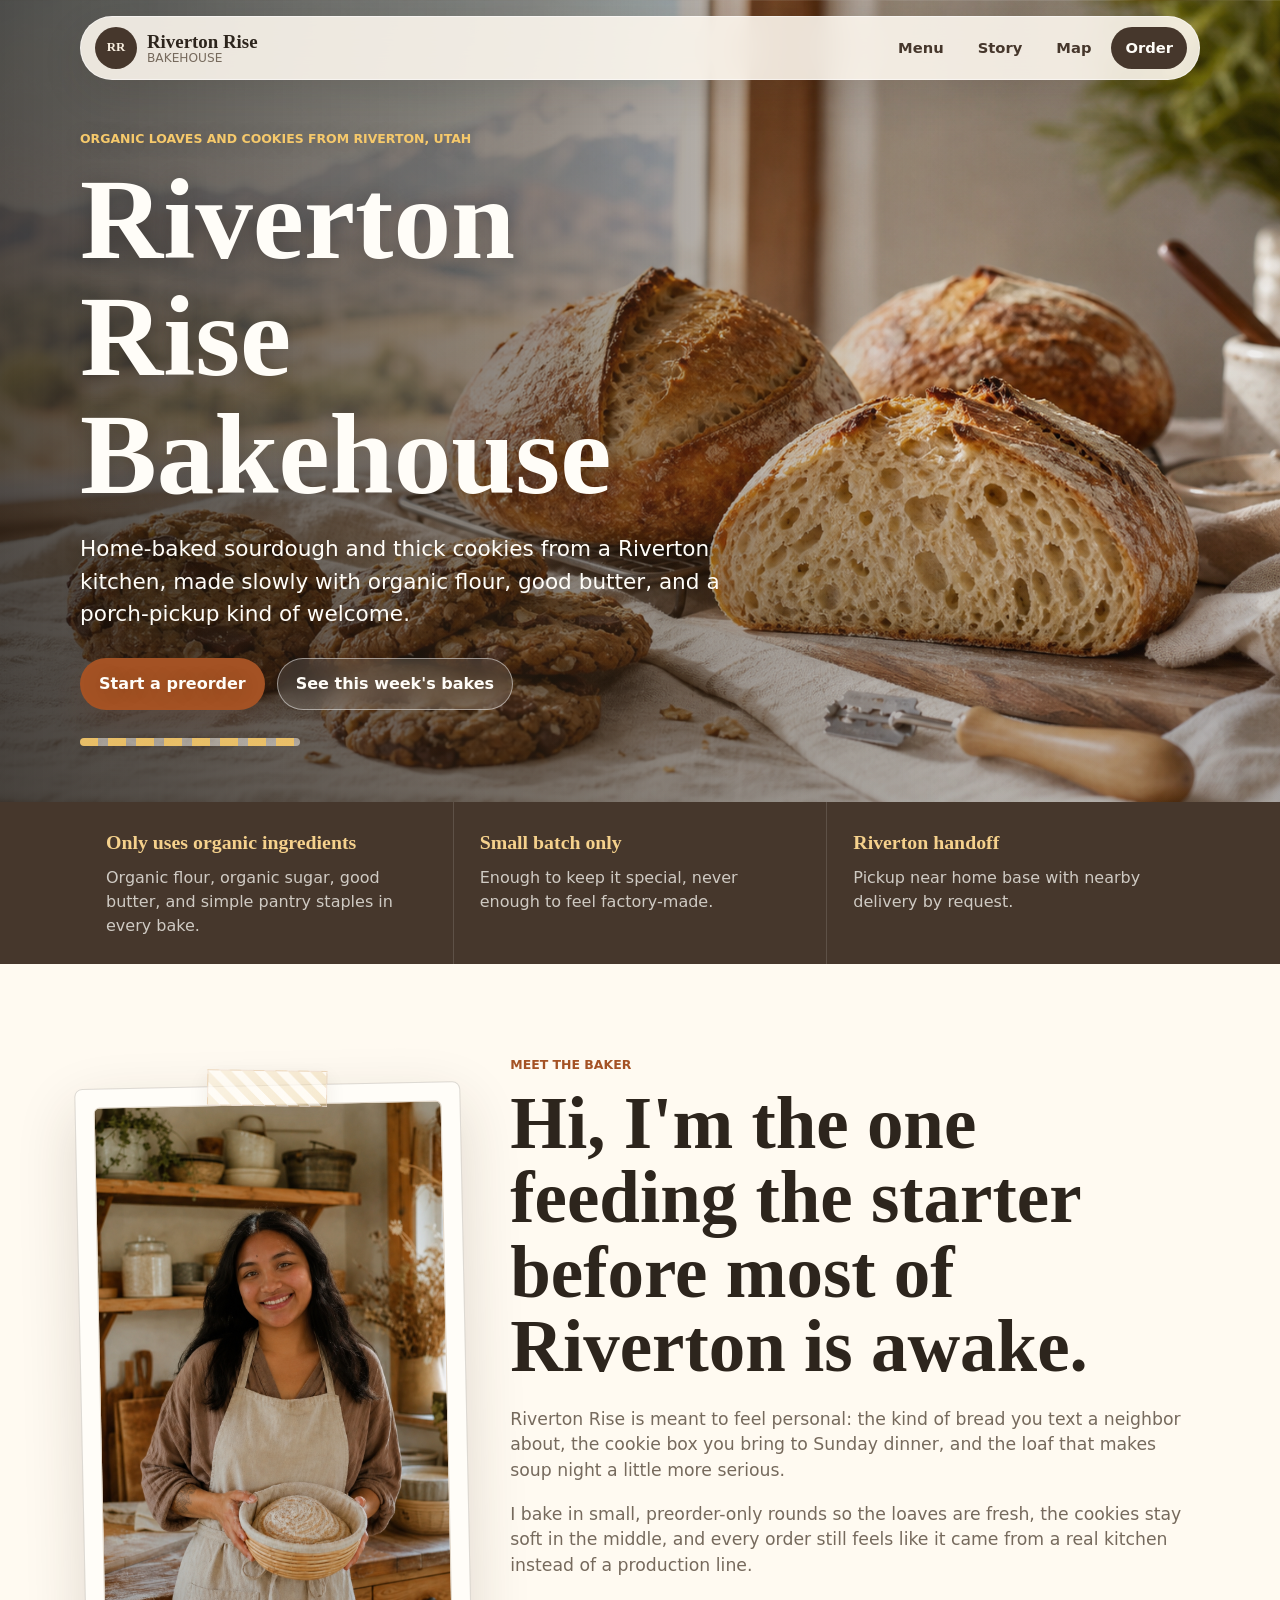
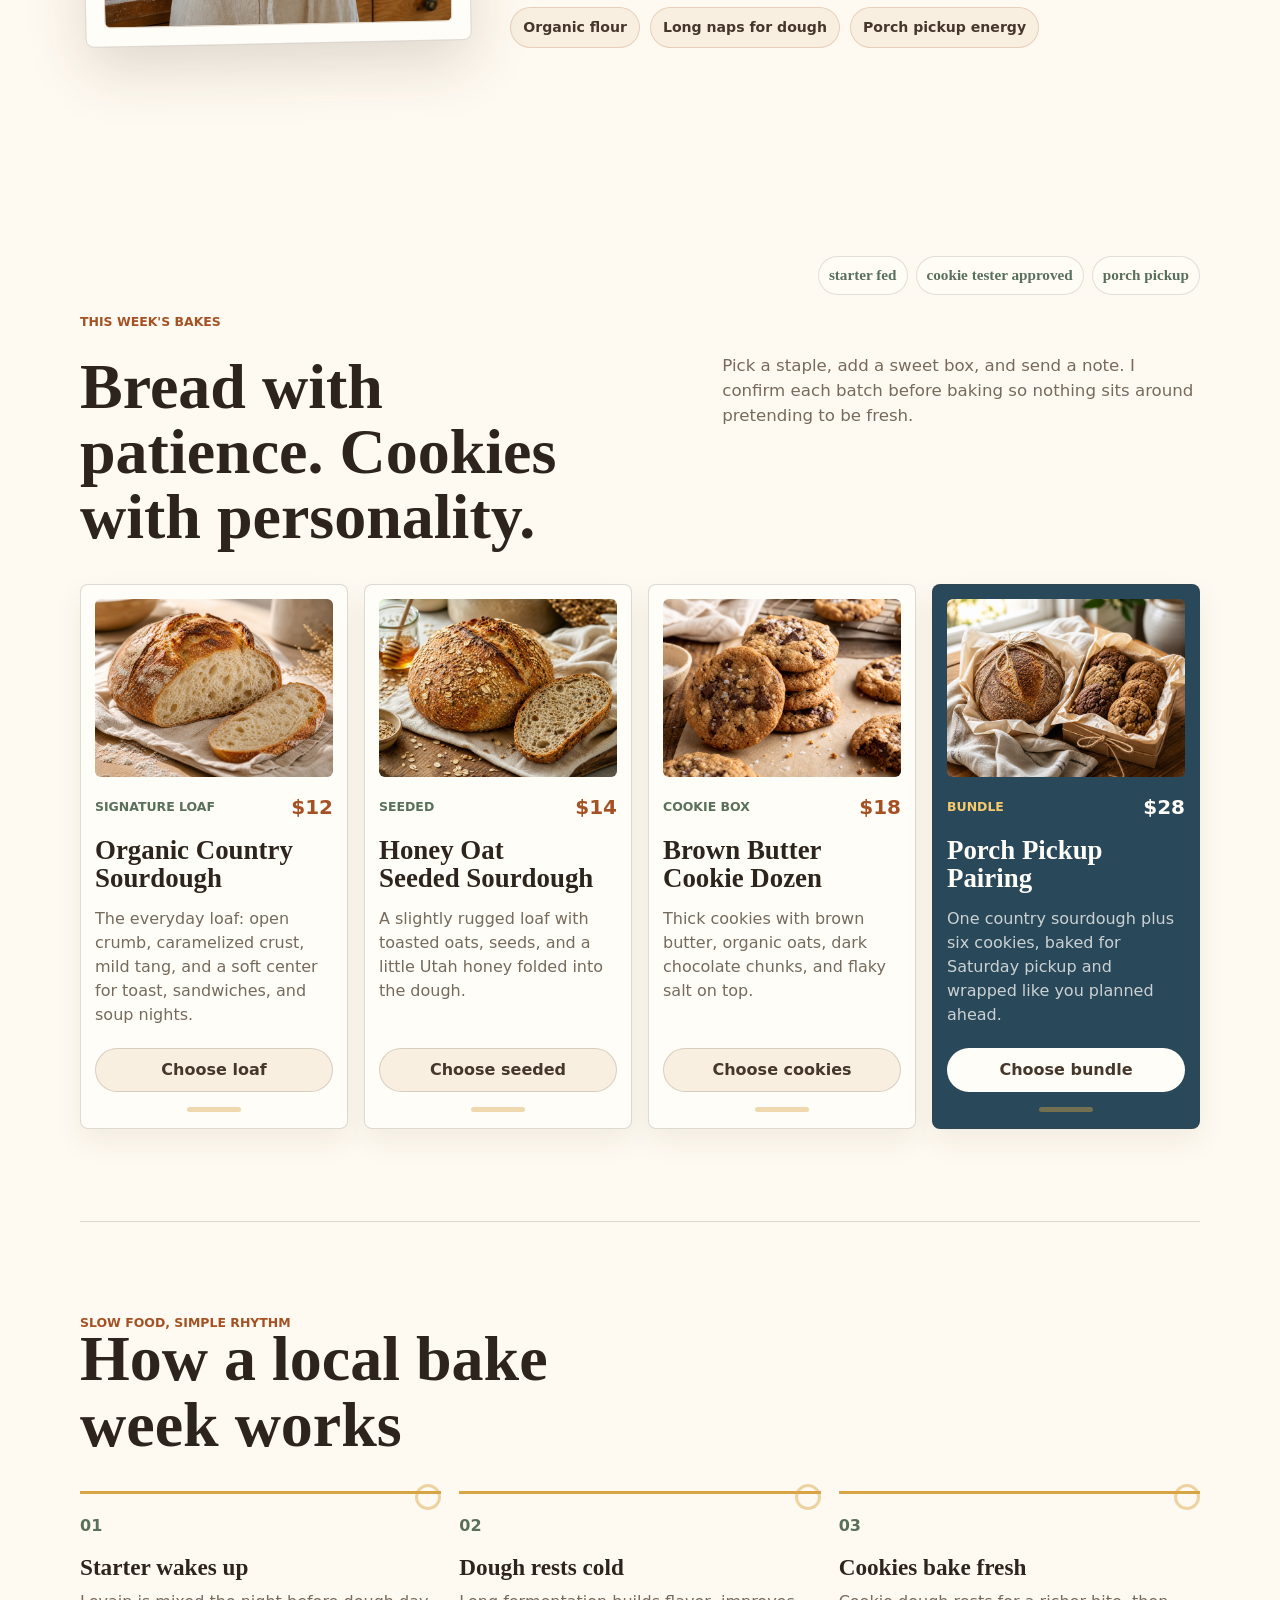
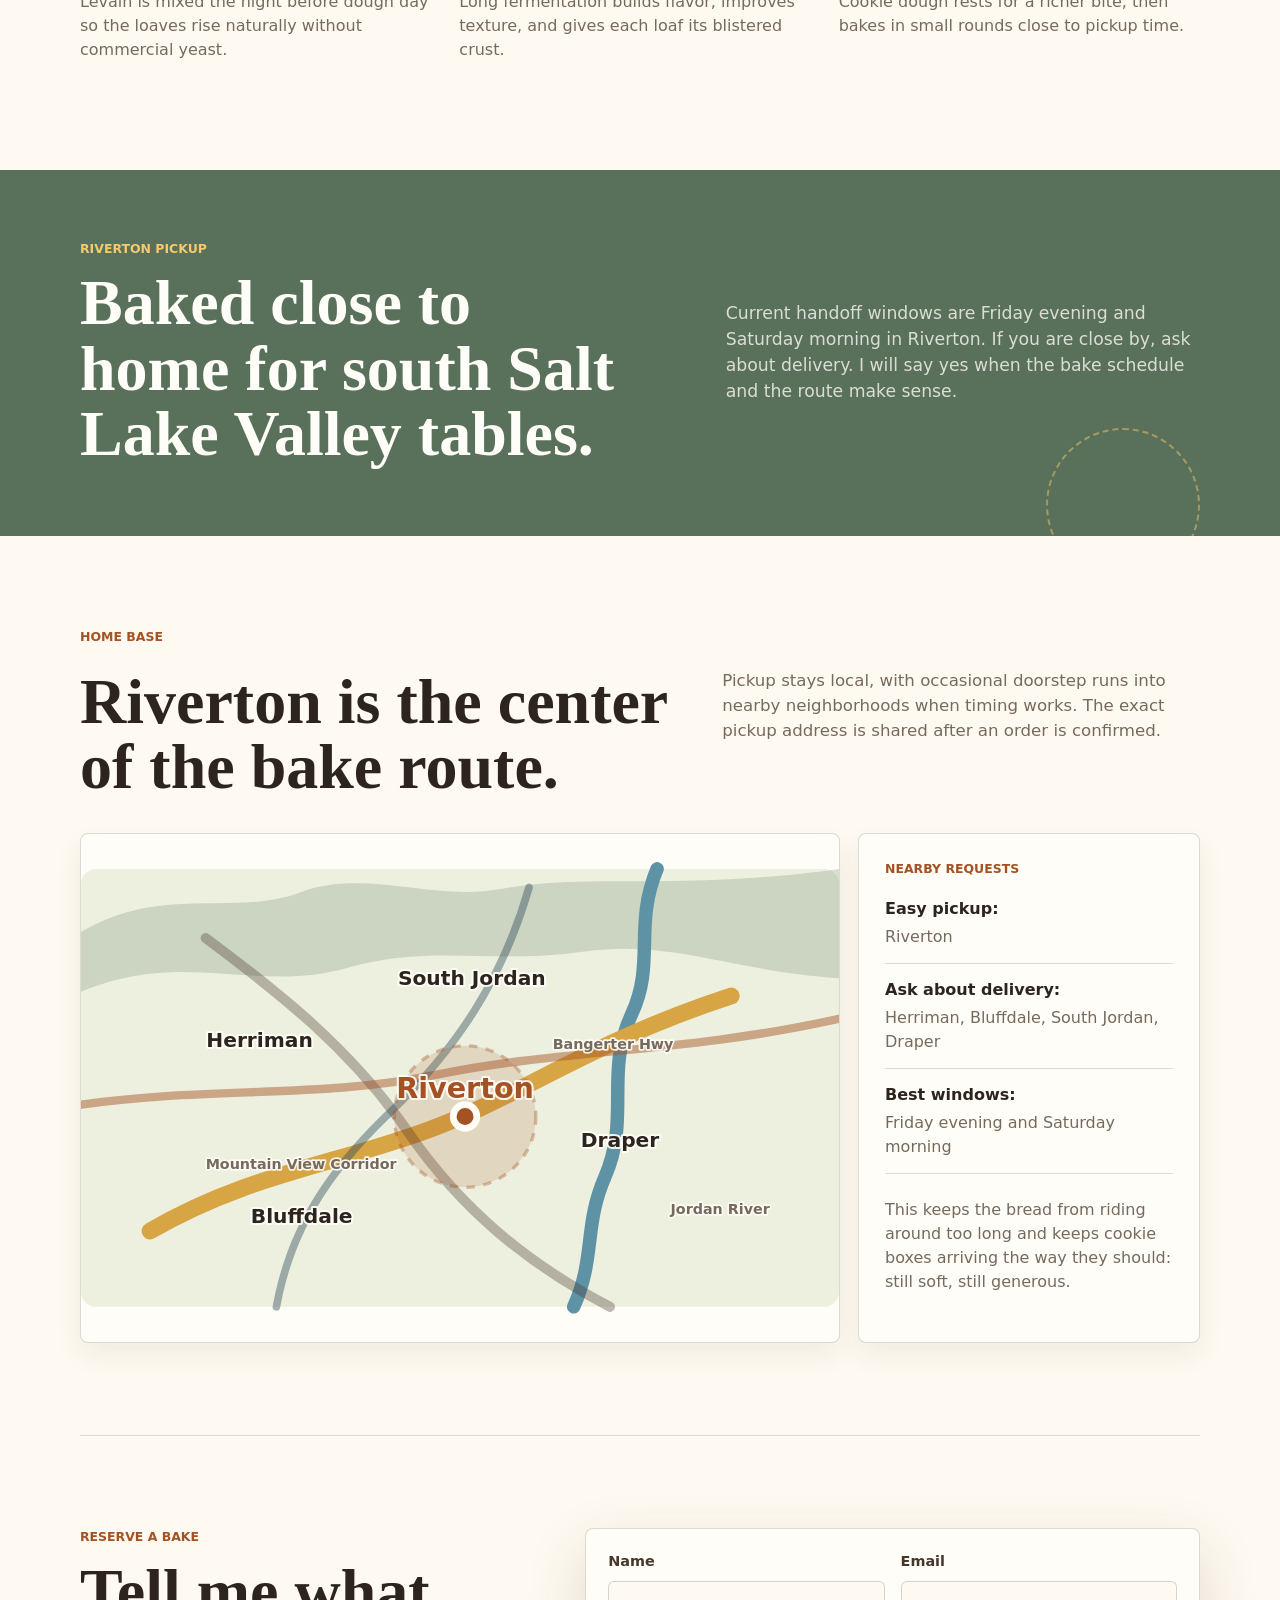
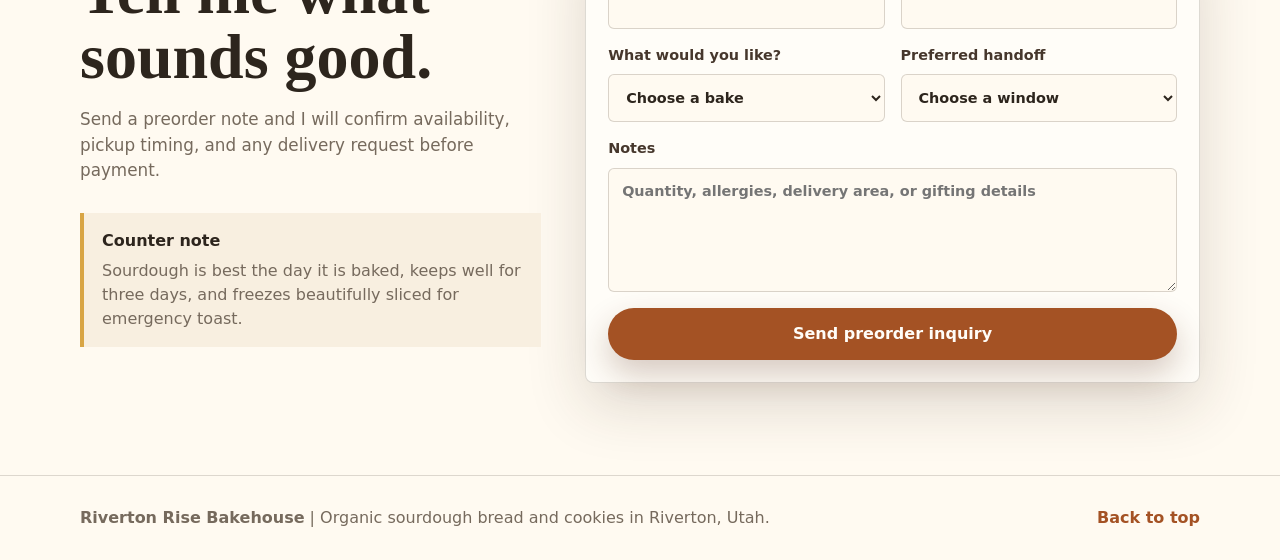
<file: index.html>
<!doctype html>
<html lang="en">
  <head>
    <meta charset="utf-8" />
    <meta name="viewport" content="width=device-width, initial-scale=1" />
    <title>Riverton Rise Bakehouse | Organic Sourdough and Cookies in Riverton, Utah</title>
    <meta
      name="description"
      content="Small-batch organic sourdough bread and handmade cookies baked in Riverton, Utah. Preorder for local pickup and nearby delivery."
    />
    <meta name="theme-color" content="#f8efe0" />
    <link rel="preload" href="assets/hero-bread-cookies.png" as="image" />
    <link rel="preload" href="assets/product-country-sourdough.png" as="image" />
    <link rel="stylesheet" href="styles.css" />
  </head>
  <body>
    <header class="site-header" aria-label="Primary navigation">
      <a class="brand" href="#top" aria-label="Riverton Rise Bakehouse home">
        <span class="brand-mark" aria-hidden="true">RR</span>
        <span>
          <strong>Riverton Rise</strong>
          <small>Bakehouse</small>
        </span>
      </a>
      <nav class="nav-links" aria-label="Site">
        <a href="#menu">Menu</a>
        <a href="#story">Story</a>
        <a href="#map">Map</a>
        <a class="nav-cta" href="#order">Order</a>
      </nav>
    </header>

    <main id="top">
      <section class="hero" aria-labelledby="hero-title">
        <div class="hero-media" aria-hidden="true"></div>
        <div class="hero-copy">
          <p class="eyebrow">Organic loaves and cookies from Riverton, Utah</p>
          <h1 id="hero-title">Riverton Rise Bakehouse</h1>
          <p>
            Home-baked sourdough and thick cookies from a Riverton kitchen, made slowly with organic flour, good butter, and a porch-pickup kind of welcome.
          </p>
          <div class="hero-actions">
            <a class="button primary" href="#order">Start a preorder</a>
            <a class="button secondary" href="#menu">See this week's bakes</a>
          </div>
        </div>
      </section>

      <section class="intro-band" aria-label="Bakery highlights">
        <div class="intro-grid">
          <p><strong>Only uses organic ingredients</strong><span>Organic flour, organic sugar, good butter, and simple pantry staples in every bake.</span></p>
          <p><strong>Small batch only</strong><span>Enough to keep it special, never enough to feel factory-made.</span></p>
          <p><strong>Riverton handoff</strong><span>Pickup near home base with nearby delivery by request.</span></p>
        </div>
      </section>

      <section class="section about-section" id="story" aria-labelledby="story-title">
        <div class="portrait-card">
          <div class="portrait-frame">
            <img src="assets/baker-bio-portrait.png" alt="Baker portrait in a warm kitchen holding sourdough" />
          </div>
        </div>

        <div class="about-copy">
          <p class="eyebrow">Meet the baker</p>
          <h2 id="story-title">Hi, I'm the one feeding the starter before most of Riverton is awake.</h2>
          <p>
            Riverton Rise is meant to feel personal: the kind of bread you text a neighbor about, the cookie box you bring to Sunday dinner, and the loaf that makes soup night a little more serious.
          </p>
          <p>
            I bake in small, preorder-only rounds so the loaves are fresh, the cookies stay soft in the middle, and every order still feels like it came from a real kitchen instead of a production line.
          </p>
          <div class="personality-row" aria-label="Bakery personality notes">
            <span>Organic flour</span>
            <span>Long naps for dough</span>
            <span>Porch pickup energy</span>
          </div>
        </div>
      </section>

      <section class="section menu-section" id="menu" aria-labelledby="menu-title">
        <div class="menu-charm" aria-hidden="true">
          <span>starter fed</span>
          <span>cookie tester approved</span>
          <span>porch pickup</span>
        </div>
        <div class="section-heading">
          <p class="eyebrow">This week's bakes</p>
          <h2 id="menu-title">Bread with patience. Cookies with personality.</h2>
          <p>
            Pick a staple, add a sweet box, and send a note. I confirm each batch before baking so nothing sits around pretending to be fresh.
          </p>
        </div>

        <div class="menu-grid">
          <article class="product-card">
            <img class="product-image" src="assets/product-country-sourdough.png" alt="Organic country sourdough loaf with a sliced open crumb" />
            <div class="product-top">
              <p class="tag">Signature loaf</p>
              <p class="price">$12</p>
            </div>
            <h3>Organic Country Sourdough</h3>
            <p>The everyday loaf: open crumb, caramelized crust, mild tang, and a soft center for toast, sandwiches, and soup nights.</p>
            <button class="choose-product" type="button" data-product="Organic Country Sourdough">Choose loaf</button>
          </article>

          <article class="product-card">
            <img class="product-image" src="assets/product-seeded-sourdough.png" alt="Honey oat seeded sourdough loaf on a bakery table" />
            <div class="product-top">
              <p class="tag">Seeded</p>
              <p class="price">$14</p>
            </div>
            <h3>Honey Oat Seeded Sourdough</h3>
            <p>A slightly rugged loaf with toasted oats, seeds, and a little Utah honey folded into the dough.</p>
            <button class="choose-product" type="button" data-product="Honey Oat Seeded Sourdough">Choose seeded</button>
          </article>

          <article class="product-card">
            <img class="product-image" src="assets/product-cookies.png" alt="Brown butter oatmeal chocolate chunk cookies with flaky salt" />
            <div class="product-top">
              <p class="tag">Cookie box</p>
              <p class="price">$18</p>
            </div>
            <h3>Brown Butter Cookie Dozen</h3>
            <p>Thick cookies with brown butter, organic oats, dark chocolate chunks, and flaky salt on top.</p>
            <button class="choose-product" type="button" data-product="Brown Butter Cookie Dozen">Choose cookies</button>
          </article>

          <article class="product-card accent-card">
            <img class="product-image" src="assets/product-bundle.png" alt="Sourdough loaf and cookie bundle wrapped for pickup" />
            <div class="product-top">
              <p class="tag">Bundle</p>
              <p class="price">$28</p>
            </div>
            <h3>Porch Pickup Pairing</h3>
            <p>One country sourdough plus six cookies, baked for Saturday pickup and wrapped like you planned ahead.</p>
            <button class="choose-product" type="button" data-product="Porch Pickup Pairing">Choose bundle</button>
          </article>
        </div>
      </section>

      <section class="section process-section" id="process" aria-labelledby="process-title">
        <div class="section-heading compact">
          <p class="eyebrow">Slow food, simple rhythm</p>
          <h2 id="process-title">How a local bake week works</h2>
        </div>
        <div class="process-grid">
          <article>
            <span>01</span>
            <h3>Starter wakes up</h3>
            <p>Levain is mixed the night before dough day so the loaves rise naturally without commercial yeast.</p>
          </article>
          <article>
            <span>02</span>
            <h3>Dough rests cold</h3>
            <p>Long fermentation builds flavor, improves texture, and gives each loaf its blistered crust.</p>
          </article>
          <article>
            <span>03</span>
            <h3>Cookies bake fresh</h3>
            <p>Cookie dough rests for a richer bite, then bakes in small rounds close to pickup time.</p>
          </article>
        </div>
      </section>

      <section class="pickup-band" id="pickup" aria-labelledby="pickup-title">
        <div>
          <p class="eyebrow">Riverton pickup</p>
          <h2 id="pickup-title">Baked close to home for south Salt Lake Valley tables.</h2>
        </div>
        <p>
          Current handoff windows are Friday evening and Saturday morning in Riverton. If you are close by, ask about delivery. I will say yes when the bake schedule and the route make sense.
        </p>
      </section>

      <section class="section map-section" id="map" aria-labelledby="map-title">
        <div class="section-heading">
          <p class="eyebrow">Home base</p>
          <h2 id="map-title">Riverton is the center of the bake route.</h2>
          <p>
            Pickup stays local, with occasional doorstep runs into nearby neighborhoods when timing works. The exact pickup address is shared after an order is confirmed.
          </p>
        </div>

        <div class="map-layout">
          <div class="map-card">
            <svg class="riverton-map" viewBox="0 0 900 520" role="img" aria-labelledby="riverton-map-title riverton-map-desc">
              <title id="riverton-map-title">Stylized map of Riverton, Utah and nearby pickup areas</title>
              <desc id="riverton-map-desc">Riverton is marked near the center, with nearby Herriman, South Jordan, Draper, and Bluffdale shown around the pickup area.</desc>
              <rect class="map-ground" width="900" height="520" rx="18"></rect>
              <path class="map-foothills" d="M0 75 C95 18 183 57 260 28 C337 -1 417 39 498 24 C605 4 705 27 900 0 L900 0 L900 130 C769 121 703 84 598 98 C485 114 418 89 318 117 C207 149 123 94 0 146 Z"></path>
              <path class="map-water" d="M684 0 C656 67 682 112 654 172 C621 243 653 295 622 366 C597 423 611 462 585 520"></path>
              <path class="map-road main-road" d="M82 430 C196 364 293 353 407 312 C523 270 603 206 772 151"></path>
              <path class="map-road road-two" d="M148 82 C235 147 321 214 388 312 C452 405 532 470 628 520"></path>
              <path class="map-road road-three" d="M0 280 C152 258 286 273 424 244 C569 214 716 219 900 178"></path>
              <path class="map-road road-four" d="M232 520 C248 431 291 362 365 291 C446 214 501 130 532 22"></path>
              <circle class="pickup-ring" cx="456" cy="294" r="84"></circle>
              <circle class="pickup-dot" cx="456" cy="294" r="14"></circle>
              <text class="map-label city-label" x="456" y="272">Riverton</text>
              <text class="map-label" x="212" y="212">Herriman</text>
              <text class="map-label" x="464" y="138">South Jordan</text>
              <text class="map-label" x="640" y="330">Draper</text>
              <text class="map-label" x="262" y="420">Bluffdale</text>
              <text class="map-small-label" x="700" y="410">Jordan River</text>
              <text class="map-small-label" x="560" y="214">Bangerter Hwy</text>
              <text class="map-small-label" x="148" y="356">Mountain View Corridor</text>
            </svg>
          </div>

          <aside class="route-notes" aria-label="Pickup and delivery notes">
            <p class="route-kicker">Nearby requests</p>
            <ul>
              <li><strong>Easy pickup:</strong> Riverton</li>
              <li><strong>Ask about delivery:</strong> Herriman, Bluffdale, South Jordan, Draper</li>
              <li><strong>Best windows:</strong> Friday evening and Saturday morning</li>
            </ul>
            <p>
              This keeps the bread from riding around too long and keeps cookie boxes arriving the way they should: still soft, still generous.
            </p>
          </aside>
        </div>
      </section>

      <section class="section order-section" id="order" aria-labelledby="order-title">
        <div class="order-copy">
          <p class="eyebrow">Reserve a bake</p>
          <h2 id="order-title">Tell me what sounds good.</h2>
          <p>
            Send a preorder note and I will confirm availability, pickup timing, and any delivery request before payment.
          </p>
          <div class="note-box">
            <strong>Counter note</strong>
            <span>Sourdough is best the day it is baked, keeps well for three days, and freezes beautifully sliced for emergency toast.</span>
          </div>
        </div>

        <form class="order-form" name="order-inquiry" method="POST" data-netlify="true" netlify-honeypot="bot-field" action="/thanks.html">
          <input type="hidden" name="form-name" value="order-inquiry" />
          <p class="hidden">
            <label>Do not fill this out: <input name="bot-field" /></label>
          </p>

          <label>
            Name
            <input name="name" type="text" autocomplete="name" required />
          </label>

          <label>
            Email
            <input name="email" type="email" autocomplete="email" required />
          </label>

          <label>
            What would you like?
            <select name="product" id="product-select" required>
              <option value="">Choose a bake</option>
              <option>Organic Country Sourdough</option>
              <option>Honey Oat Seeded Sourdough</option>
              <option>Brown Butter Cookie Dozen</option>
              <option>Porch Pickup Pairing</option>
              <option>Custom mix</option>
            </select>
          </label>

          <label>
            Preferred handoff
            <select name="handoff" required>
              <option value="">Choose a window</option>
              <option>Friday evening pickup</option>
              <option>Saturday morning pickup</option>
              <option>Request nearby delivery</option>
            </select>
          </label>

          <label class="full-span">
            Notes
            <textarea name="notes" rows="4" placeholder="Quantity, allergies, delivery area, or gifting details"></textarea>
          </label>

          <button class="button primary full-span" type="submit">Send preorder inquiry</button>
        </form>
      </section>
    </main>

    <footer class="site-footer">
      <p><strong>Riverton Rise Bakehouse</strong> | Organic sourdough bread and cookies in Riverton, Utah.</p>
      <a href="#top">Back to top</a>
    </footer>

    <script src="script.js"></script>
  </body>
</html>
</file>
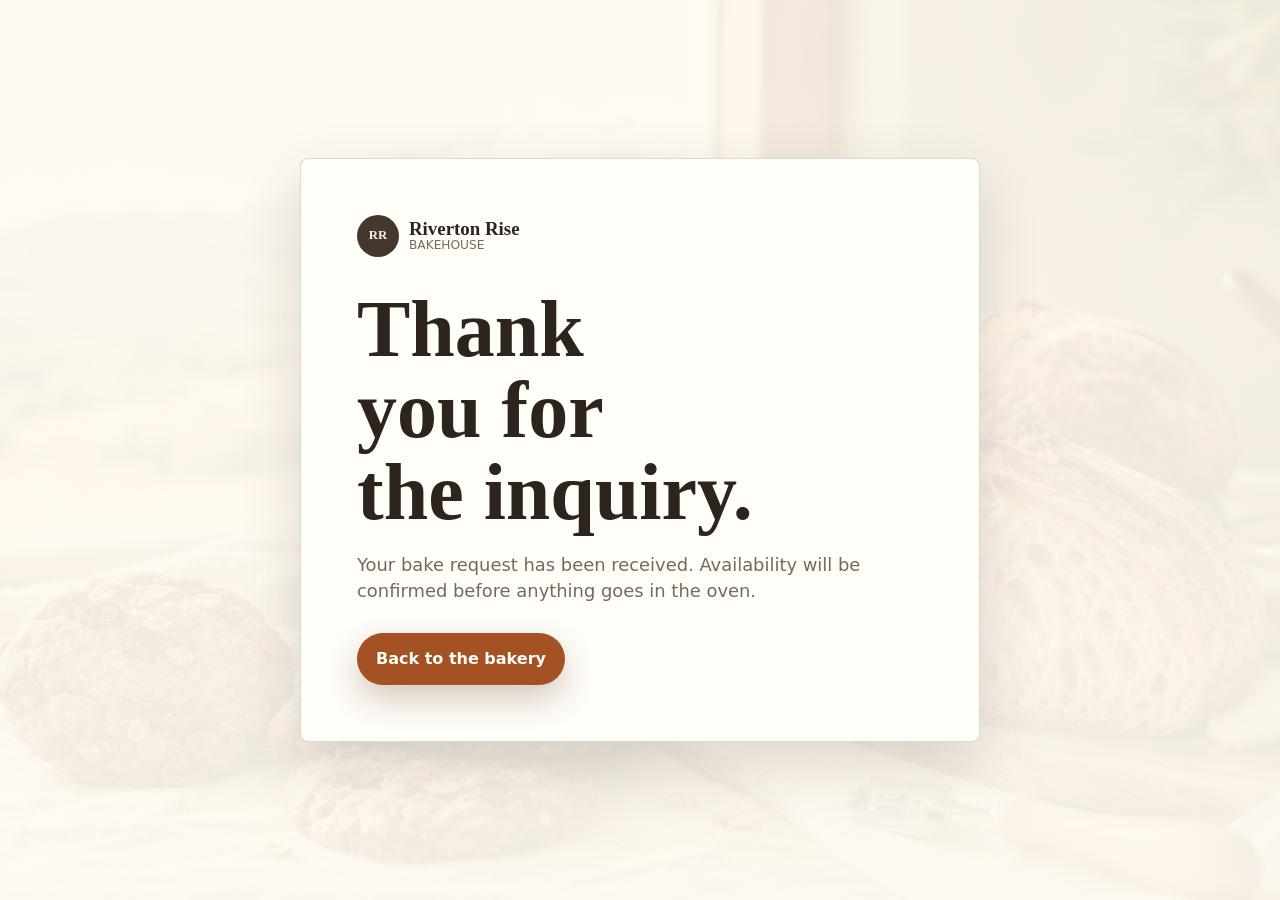
<file: thanks.html>
<!doctype html>
<html lang="en">
  <head>
    <meta charset="utf-8" />
    <meta name="viewport" content="width=device-width, initial-scale=1" />
    <title>Thanks | Riverton Rise Bakehouse</title>
    <meta name="theme-color" content="#f8efe0" />
    <link rel="stylesheet" href="styles.css" />
  </head>
  <body class="thanks-page">
    <main class="thanks-wrap">
      <a class="brand" href="/">
        <span class="brand-mark" aria-hidden="true">RR</span>
        <span>
          <strong>Riverton Rise</strong>
          <small>Bakehouse</small>
        </span>
      </a>
      <h1>Thank you for the inquiry.</h1>
      <p>Your bake request has been received. Availability will be confirmed before anything goes in the oven.</p>
      <a class="button primary" href="/">Back to the bakery</a>
    </main>
  </body>
</html>
</file>
<file: styles.css>
:root {
  color-scheme: light;
  --cream: #f8efe0;
  --paper: #fffaf1;
  --flour: #fffdf8;
  --ink: #2d251d;
  --muted: #766a5d;
  --crust: #a45224;
  --char: #46372c;
  --sage: #59705a;
  --blue: #29485a;
  --gold: #d8a545;
  --line: rgba(70, 55, 44, 0.18);
  --shadow: 0 22px 60px rgba(57, 40, 25, 0.16);
}

* {
  box-sizing: border-box;
}

html {
  scroll-behavior: smooth;
}

[id] {
  scroll-margin-top: 92px;
}

body {
  margin: 0;
  background: var(--paper);
  color: var(--ink);
  font-family: Inter, ui-sans-serif, system-ui, -apple-system, BlinkMacSystemFont, "Segoe UI", sans-serif;
  line-height: 1.5;
}

img,
svg {
  display: block;
  max-width: 100%;
}

a {
  color: inherit;
  text-decoration: none;
}

button,
input,
select,
textarea {
  font: inherit;
}

.site-header {
  position: fixed;
  top: 16px;
  left: 50%;
  z-index: 10;
  display: flex;
  width: min(1120px, calc(100% - 28px));
  min-height: 64px;
  align-items: center;
  justify-content: space-between;
  gap: 18px;
  padding: 10px 12px 10px 14px;
  transform: translateX(-50%);
  border: 1px solid rgba(255, 255, 255, 0.52);
  border-radius: 999px;
  background: rgba(255, 250, 241, 0.88);
  box-shadow: 0 14px 40px rgba(45, 37, 29, 0.14);
  backdrop-filter: blur(18px);
}

.brand {
  display: inline-flex;
  min-width: 0;
  align-items: center;
  gap: 10px;
}

.brand-mark {
  display: grid;
  width: 42px;
  height: 42px;
  flex: 0 0 auto;
  place-items: center;
  border-radius: 50%;
  background: var(--char);
  color: var(--cream);
  font-family: Georgia, "Times New Roman", serif;
  font-size: 0.8rem;
  font-weight: 700;
}

.brand strong,
.brand small {
  display: block;
  line-height: 1.05;
}

.brand strong {
  font-family: Georgia, "Times New Roman", serif;
  font-size: clamp(1rem, 1.8vw, 1.18rem);
}

.brand small {
  color: var(--muted);
  font-size: 0.76rem;
  text-transform: uppercase;
}

.nav-links {
  display: flex;
  align-items: center;
  gap: 6px;
  flex-wrap: nowrap;
  font-size: 0.92rem;
  font-weight: 700;
  white-space: nowrap;
}

.nav-links a {
  border-radius: 999px;
  padding: 10px 14px;
  color: var(--char);
}

.nav-links a:hover,
.nav-links a:focus-visible {
  background: rgba(164, 82, 36, 0.1);
  outline: none;
}

.nav-links .nav-cta {
  background: var(--char);
  color: var(--flour);
}

.hero {
  position: relative;
  display: grid;
  min-height: 88svh;
  overflow: hidden;
  align-items: end;
  padding: 130px max(22px, calc((100vw - 1120px) / 2)) 56px;
  isolation: isolate;
}

.hero-media {
  position: absolute;
  inset: 0;
  z-index: -2;
  background-image: url("assets/hero-bread-cookies.png");
  background-position: center;
  background-size: cover;
}

.hero::before {
  position: absolute;
  inset: 0;
  z-index: -1;
  content: "";
  background:
    linear-gradient(90deg, rgba(25, 19, 13, 0.74) 0%, rgba(47, 33, 19, 0.52) 42%, rgba(47, 33, 19, 0.08) 78%),
    linear-gradient(0deg, rgba(45, 37, 29, 0.26), transparent 44%);
}

.hero-copy {
  position: relative;
  width: min(650px, 100%);
  color: var(--flour);
  text-shadow: 0 2px 22px rgba(0, 0, 0, 0.24);
}

.hero-copy::after {
  display: block;
  width: min(220px, 52vw);
  height: 8px;
  margin-top: 28px;
  border-radius: 999px;
  background: repeating-linear-gradient(90deg, #f6c96b 0 18px, rgba(255, 250, 241, 0.55) 18px 28px);
  content: "";
  opacity: 0.92;
}

.eyebrow {
  margin: 0 0 12px;
  color: var(--crust);
  font-size: 0.78rem;
  font-weight: 900;
  text-transform: uppercase;
}

.hero .eyebrow {
  color: #f6c96b;
}

h1,
h2,
h3,
p {
  margin-top: 0;
}

h1,
h2,
h3 {
  line-height: 1.02;
  text-wrap: balance;
}

h1,
h2 {
  font-family: Georgia, "Times New Roman", serif;
  font-weight: 700;
}

h1 {
  max-width: 11ch;
  margin-bottom: 20px;
  font-size: clamp(3.3rem, 9vw, 7.8rem);
}

.hero-copy p:not(.eyebrow) {
  max-width: 640px;
  margin-bottom: 28px;
  font-size: clamp(1.05rem, 2vw, 1.35rem);
}

.hero-actions,
.button {
  display: inline-flex;
  align-items: center;
}

.hero-actions {
  flex-wrap: wrap;
  gap: 12px;
}

.button {
  min-height: 48px;
  justify-content: center;
  border: 1px solid transparent;
  border-radius: 999px;
  padding: 13px 18px;
  cursor: pointer;
  font-weight: 850;
  text-align: center;
  transition: transform 180ms ease, box-shadow 180ms ease, background 180ms ease;
}

.button:hover,
.button:focus-visible,
.choose-product:hover,
.choose-product:focus-visible {
  transform: translateY(-2px);
  outline: none;
}

.button.primary {
  background: var(--crust);
  color: var(--flour);
  box-shadow: 0 14px 32px rgba(82, 37, 15, 0.24);
}

.button.secondary {
  border-color: rgba(255, 255, 255, 0.48);
  background: rgba(255, 255, 255, 0.12);
  color: var(--flour);
  backdrop-filter: blur(10px);
}

.intro-band {
  background: var(--char);
  color: var(--flour);
}

.intro-grid {
  display: grid;
  width: min(1120px, calc(100% - 44px));
  margin: 0 auto;
  grid-template-columns: repeat(3, 1fr);
  gap: 1px;
  background: rgba(255, 255, 255, 0.13);
}

.intro-grid p {
  min-height: 132px;
  margin: 0;
  padding: 26px;
  background: var(--char);
}

.intro-grid strong,
.intro-grid span {
  display: block;
}

.intro-grid strong {
  margin-bottom: 8px;
  color: #f5d18c;
  font-family: Georgia, "Times New Roman", serif;
  font-size: 1.24rem;
}

.intro-grid span {
  color: rgba(255, 253, 248, 0.74);
}

.section {
  width: min(1120px, calc(100% - 44px));
  margin: 0 auto;
  padding: 92px 0;
}

.section-heading {
  display: grid;
  margin-bottom: 34px;
  grid-template-columns: minmax(0, 0.9fr) minmax(280px, 0.7fr);
  gap: 28px;
  align-items: start;
}

.section-heading .eyebrow {
  grid-column: 1 / -1;
  margin-bottom: -6px;
}

.section-heading h2 {
  margin-bottom: 0;
  font-size: clamp(2.15rem, 5vw, 4.4rem);
}

.section-heading p:not(.eyebrow) {
  margin-bottom: 7px;
  color: var(--muted);
  font-size: 1.04rem;
}

.about-section {
  display: grid;
  grid-template-columns: minmax(260px, 0.56fr) minmax(0, 1fr);
  gap: 44px;
  align-items: center;
}

.portrait-card {
  position: relative;
  border: 1px solid var(--line);
  border-radius: 8px;
  padding: 18px;
  background: var(--flour);
  box-shadow: var(--shadow);
  transform: rotate(-1.2deg);
}

.portrait-card::before {
  position: absolute;
  top: -16px;
  left: 50%;
  width: 118px;
  height: 34px;
  transform: translateX(-50%) rotate(2deg);
  border: 1px solid rgba(164, 82, 36, 0.13);
  background:
    linear-gradient(135deg, rgba(255, 253, 248, 0.58), rgba(255, 253, 248, 0.2)),
    repeating-linear-gradient(45deg, rgba(216, 165, 69, 0.28) 0 8px, rgba(255, 250, 241, 0.65) 8px 16px);
  content: "";
  box-shadow: 0 8px 20px rgba(57, 40, 25, 0.08);
}

.portrait-frame {
  overflow: hidden;
  min-height: 390px;
  border: 1px solid rgba(70, 55, 44, 0.14);
  border-radius: 6px;
  background: var(--cream);
}

.portrait-frame img {
  width: 100%;
  height: 100%;
  min-height: 390px;
  object-fit: cover;
  object-position: center;
}

.about-copy h2 {
  max-width: 850px;
  margin-bottom: 22px;
  font-size: clamp(2.35rem, 5.7vw, 5.1rem);
}

.about-copy > p:not(.eyebrow) {
  max-width: 720px;
  color: var(--muted);
  font-size: 1.08rem;
}

.personality-row {
  display: flex;
  flex-wrap: wrap;
  gap: 10px;
  margin: 28px 0 24px;
}

.personality-row span {
  border: 1px solid rgba(164, 82, 36, 0.2);
  border-radius: 999px;
  padding: 9px 12px;
  background: var(--cream);
  color: var(--char);
  font-size: 0.88rem;
  font-weight: 850;
}

.menu-section {
  position: relative;
}

.menu-charm {
  display: flex;
  flex-wrap: wrap;
  gap: 8px;
  justify-content: flex-end;
  margin-bottom: 18px;
}

.menu-charm span {
  border: 1px solid rgba(70, 55, 44, 0.15);
  border-radius: 999px;
  padding: 7px 10px;
  background: rgba(255, 253, 248, 0.72);
  color: var(--sage);
  font-family: Georgia, "Times New Roman", serif;
  font-size: 0.95rem;
  font-weight: 700;
}

.menu-grid {
  display: grid;
  grid-template-columns: repeat(4, minmax(0, 1fr));
  gap: 16px;
}

.product-card {
  display: flex;
  min-height: 545px;
  flex-direction: column;
  gap: 15px;
  border: 1px solid var(--line);
  border-radius: 8px;
  padding: 14px;
  background: var(--flour);
  box-shadow: 0 12px 28px rgba(57, 40, 25, 0.07);
}

.product-card::after {
  display: block;
  width: 54px;
  height: 5px;
  margin: 0 auto 2px;
  border-radius: 999px;
  background: rgba(216, 165, 69, 0.42);
  content: "";
}

.accent-card {
  background: var(--blue);
  color: var(--flour);
}

.product-image {
  width: 100%;
  aspect-ratio: 4 / 3;
  border-radius: 6px;
  object-fit: cover;
  box-shadow: inset 0 0 0 1px rgba(70, 55, 44, 0.08);
}

.product-top {
  display: flex;
  align-items: center;
  justify-content: space-between;
  gap: 12px;
}

.tag,
.price {
  margin: 0;
  font-weight: 900;
}

.tag {
  color: var(--sage);
  font-size: 0.78rem;
  text-transform: uppercase;
}

.accent-card .tag {
  color: #f6c96b;
}

.price {
  color: var(--crust);
  font-size: 1.25rem;
}

.accent-card .price {
  color: var(--flour);
}

.product-card h3 {
  margin: 0;
  font-family: Georgia, "Times New Roman", serif;
  font-size: clamp(1.38rem, 2.2vw, 1.68rem);
}

.product-card p:not(.tag, .price) {
  margin-bottom: 0;
  color: var(--muted);
}

.accent-card p:not(.tag, .price) {
  color: rgba(255, 253, 248, 0.76);
}

.choose-product {
  min-height: 44px;
  width: 100%;
  margin-top: auto;
  border: 1px solid var(--line);
  border-radius: 999px;
  background: var(--cream);
  color: var(--char);
  cursor: pointer;
  font-weight: 850;
  transition: transform 180ms ease, background 180ms ease;
}

.accent-card .choose-product {
  border-color: rgba(255, 255, 255, 0.3);
  background: var(--flour);
}

.process-section {
  border-top: 1px solid var(--line);
}

.section-heading.compact {
  display: block;
  max-width: 720px;
}

.process-grid {
  display: grid;
  grid-template-columns: repeat(3, minmax(0, 1fr));
  gap: 18px;
}

.process-grid article {
  position: relative;
  border-top: 3px solid var(--gold);
  padding: 20px 0 0;
}

.process-grid article::after {
  position: absolute;
  top: -10px;
  right: 0;
  width: 20px;
  height: 20px;
  border: 3px solid rgba(216, 165, 69, 0.46);
  border-radius: 50%;
  content: "";
}

.process-grid span {
  display: block;
  margin-bottom: 18px;
  color: var(--sage);
  font-weight: 900;
}

.process-grid h3 {
  margin-bottom: 10px;
  font-family: Georgia, "Times New Roman", serif;
  font-size: 1.45rem;
}

.process-grid p {
  color: var(--muted);
}

.pickup-band {
  position: relative;
  display: grid;
  align-items: center;
  grid-template-columns: minmax(0, 0.9fr) minmax(280px, 0.7fr);
  gap: 36px;
  padding: 70px max(22px, calc((100vw - 1120px) / 2));
  background: var(--sage);
  color: var(--flour);
  overflow: hidden;
}

.pickup-band::after {
  position: absolute;
  right: max(20px, calc((100vw - 1120px) / 2));
  bottom: -46px;
  width: 150px;
  height: 150px;
  border: 2px dashed rgba(246, 201, 107, 0.48);
  border-radius: 50%;
  content: "";
}

.pickup-band h2 {
  margin: 0;
  font-size: clamp(2rem, 5vw, 4rem);
}

.pickup-band .eyebrow {
  color: #f6c96b;
}

.pickup-band p:not(.eyebrow) {
  margin: 0;
  color: rgba(255, 253, 248, 0.78);
  font-size: 1.08rem;
}

.map-section {
  border-bottom: 1px solid var(--line);
}

.map-layout {
  display: grid;
  grid-template-columns: minmax(0, 1fr) minmax(300px, 0.45fr);
  gap: 18px;
  align-items: stretch;
}

.map-card,
.route-notes {
  border: 1px solid var(--line);
  border-radius: 8px;
  background: var(--flour);
  box-shadow: 0 12px 28px rgba(57, 40, 25, 0.07);
}

.map-card {
  overflow: hidden;
  min-height: 420px;
}

.riverton-map {
  width: 100%;
  height: 100%;
  min-height: 420px;
}

.map-ground {
  fill: #edf0df;
}

.map-foothills {
  fill: rgba(89, 112, 90, 0.22);
}

.map-water {
  fill: none;
  stroke: #5e93a6;
  stroke-linecap: round;
  stroke-width: 16;
}

.map-road {
  fill: none;
  stroke-linecap: round;
}

.main-road {
  stroke: #d8a545;
  stroke-width: 20;
}

.road-two {
  stroke: rgba(70, 55, 44, 0.34);
  stroke-width: 12;
}

.road-three {
  stroke: rgba(164, 82, 36, 0.48);
  stroke-width: 10;
}

.road-four {
  stroke: rgba(41, 72, 90, 0.42);
  stroke-width: 9;
}

.pickup-ring {
  fill: rgba(164, 82, 36, 0.16);
  stroke: rgba(164, 82, 36, 0.36);
  stroke-dasharray: 10 10;
  stroke-width: 4;
}

.pickup-dot {
  fill: var(--crust);
  stroke: var(--flour);
  stroke-width: 8;
}

.map-label,
.map-small-label {
  fill: var(--ink);
  font-family: Inter, ui-sans-serif, system-ui, -apple-system, BlinkMacSystemFont, "Segoe UI", sans-serif;
  paint-order: stroke;
  stroke: rgba(255, 253, 248, 0.9);
  stroke-linejoin: round;
}

.map-label {
  font-size: 24px;
  font-weight: 900;
  text-anchor: middle;
  stroke-width: 5px;
}

.city-label {
  fill: var(--crust);
  font-size: 34px;
}

.map-small-label {
  fill: var(--muted);
  font-size: 17px;
  font-weight: 850;
  stroke-width: 4px;
}

.route-notes {
  padding: 26px;
}

.route-kicker {
  margin-bottom: 18px;
  color: var(--crust);
  font-size: 0.78rem;
  font-weight: 900;
  text-transform: uppercase;
}

.route-notes ul {
  display: grid;
  gap: 14px;
  margin: 0 0 24px;
  padding: 0;
  list-style: none;
}

.route-notes li {
  border-bottom: 1px solid var(--line);
  padding-bottom: 14px;
  color: var(--muted);
}

.route-notes strong {
  display: block;
  margin-bottom: 4px;
  color: var(--ink);
}

.route-notes p:last-child {
  margin-bottom: 22px;
  color: var(--muted);
}

.order-section {
  display: grid;
  grid-template-columns: minmax(280px, 0.75fr) minmax(320px, 1fr);
  gap: 44px;
  align-items: start;
}

.order-copy {
  position: sticky;
  top: 112px;
}

.order-copy h2 {
  margin-bottom: 18px;
  font-size: clamp(2.3rem, 5vw, 4.5rem);
}

.order-copy > p:not(.eyebrow) {
  color: var(--muted);
  font-size: 1.05rem;
}

.note-box {
  display: grid;
  gap: 6px;
  margin-top: 30px;
  border-left: 4px solid var(--gold);
  padding: 16px 18px;
  background: var(--cream);
}

.note-box span {
  color: var(--muted);
}

.order-form {
  display: grid;
  grid-template-columns: repeat(2, minmax(0, 1fr));
  gap: 16px;
  border: 1px solid var(--line);
  border-radius: 8px;
  padding: 22px;
  background: var(--flour);
  box-shadow: var(--shadow);
}

.order-form label {
  display: grid;
  gap: 8px;
  color: var(--char);
  font-size: 0.9rem;
  font-weight: 850;
}

.order-form input,
.order-form select,
.order-form textarea {
  min-height: 48px;
  width: 100%;
  border: 1px solid rgba(70, 55, 44, 0.2);
  border-radius: 6px;
  background: var(--paper);
  color: var(--ink);
  padding: 12px 13px;
}

.order-form textarea {
  min-height: 124px;
  resize: vertical;
}

.order-form input:focus,
.order-form select:focus,
.order-form textarea:focus {
  border-color: var(--crust);
  outline: 3px solid rgba(164, 82, 36, 0.15);
}

.full-span {
  grid-column: 1 / -1;
}

.hidden {
  display: none;
}

.site-footer {
  display: flex;
  justify-content: space-between;
  gap: 20px;
  padding: 30px max(22px, calc((100vw - 1120px) / 2));
  border-top: 1px solid var(--line);
  color: var(--muted);
}

.site-footer p {
  margin: 0;
}

.site-footer a {
  color: var(--crust);
  font-weight: 850;
}

.thanks-page {
  display: grid;
  min-height: 100svh;
  place-items: center;
  padding: 24px;
  background:
    linear-gradient(rgba(255, 250, 241, 0.9), rgba(255, 250, 241, 0.94)),
    url("assets/hero-bread-cookies.png") center / cover;
}

.thanks-wrap {
  width: min(680px, 100%);
  border: 1px solid var(--line);
  border-radius: 8px;
  padding: clamp(28px, 7vw, 56px);
  background: var(--flour);
  box-shadow: var(--shadow);
}

.thanks-wrap .brand {
  margin-bottom: 32px;
}

.thanks-wrap h1 {
  max-width: 12ch;
  margin-bottom: 18px;
  font-size: clamp(2.6rem, 8vw, 5rem);
}

.thanks-wrap p {
  max-width: 520px;
  margin-bottom: 28px;
  color: var(--muted);
  font-size: 1.12rem;
}

@media (max-width: 920px) {
  .site-header {
    align-items: center;
    border-radius: 26px;
  }

  .nav-links {
    max-width: 320px;
    justify-content: flex-end;
  }

  .hero {
    min-height: 86svh;
  }

  .hero-media {
    background-position: 58% center;
  }

  .intro-grid,
  .section-heading,
  .about-section,
  .pickup-band,
  .map-layout,
  .order-section {
    grid-template-columns: 1fr;
  }

  .menu-grid {
    grid-template-columns: repeat(2, minmax(0, 1fr));
  }

  .process-grid {
    grid-template-columns: 1fr;
  }

  .portrait-card {
    width: min(440px, 100%);
    margin: 0 auto;
  }

  .order-copy {
    position: static;
  }
}

@media (max-width: 640px) {
  .site-header {
    top: 10px;
    width: calc(100% - 20px);
    min-height: 0;
    padding: 10px;
    gap: 8px;
  }

  .brand-mark {
    width: 34px;
    height: 34px;
  }

  .brand {
    gap: 7px;
  }

  .brand strong {
    font-size: 0.92rem;
  }

  .brand small {
    display: none;
  }

  .nav-links {
    gap: 1px;
    max-width: none;
    flex: 0 0 auto;
    font-size: 0.72rem;
  }

  .nav-links a {
    padding: 7px 6px;
  }

  .hero {
    min-height: 84svh;
    padding-top: 116px;
    padding-bottom: 34px;
  }

  .hero::before {
    background:
      linear-gradient(90deg, rgba(25, 19, 13, 0.78) 0%, rgba(47, 33, 19, 0.58) 62%, rgba(47, 33, 19, 0.18) 100%),
      linear-gradient(0deg, rgba(45, 37, 29, 0.35), transparent 50%);
  }

  h1 {
    font-size: clamp(2.7rem, 15vw, 4.4rem);
  }

  .hero-actions,
  .button {
    width: 100%;
  }

  .intro-grid {
    width: 100%;
  }

  .intro-grid p {
    min-height: 0;
    padding: 22px;
  }

  .section {
    width: calc(100% - 32px);
    padding: 66px 0;
  }

  .section-heading .eyebrow {
    margin-bottom: 0;
  }

  .menu-grid,
  .order-form {
    grid-template-columns: 1fr;
  }

  .product-card {
    min-height: 500px;
  }

  .portrait-card {
    padding: 14px;
    transform: none;
  }

  .portrait-frame,
  .portrait-frame img,
  .map-card,
  .riverton-map {
    min-height: 310px;
  }

  .menu-charm {
    justify-content: flex-start;
  }

  .personality-row span {
    width: 100%;
    text-align: center;
  }

  .pickup-band {
    padding: 54px 16px;
  }

  .site-footer {
    flex-direction: column;
  }
}
</file>
